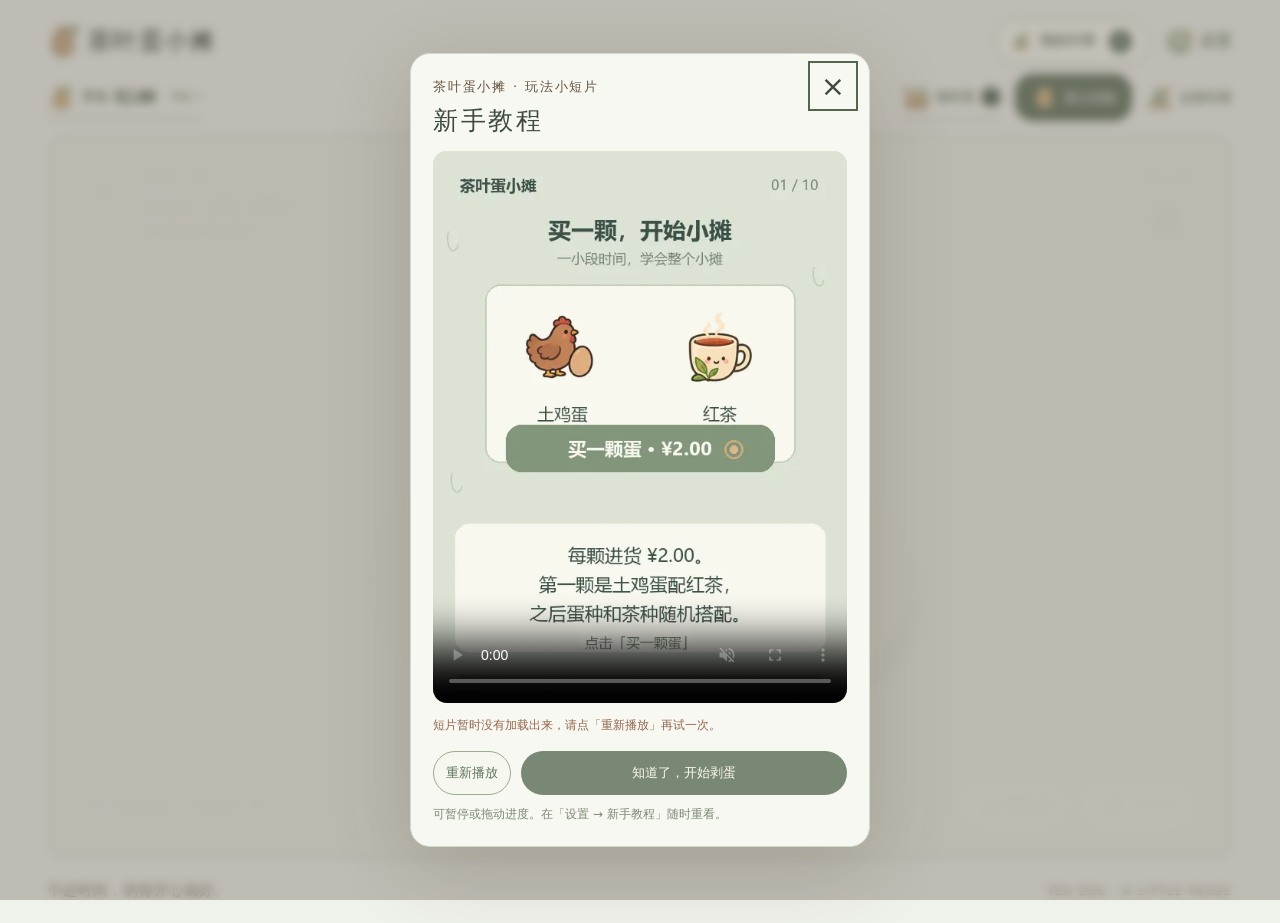
<file: index.html>
<!doctype html>
<html lang="zh-CN">
<head>
  <meta charset="utf-8">
  <meta name="viewport" content="width=device-width,initial-scale=1,viewport-fit=cover">
  <meta name="theme-color" content="#bdc9ba">
  <meta name="description" content="敲一敲，慢慢剥。听蛋壳轻轻落下，露出一颗独一无二的茶叶蛋。">
  <title>茶叶蛋小摊</title>
  <link rel="preload" as="image" href="./shell-albedo.webp" crossorigin="anonymous">
  <link rel="preload" as="image" href="./white-albedo.webp" crossorigin="anonymous">
  <link rel="icon" type="image/svg+xml" href="data:image/svg+xml,%3Csvg xmlns='http://www.w3.org/2000/svg' viewBox='0 0 40 40'%3E%3Crect width='40' height='40' rx='11' fill='%23f3efe5'/%3E%3Cpath d='M20 5C12 5 7 20 7 26a13 13 0 0 0 26 0C33 20 28 5 20 5Z' fill='%238e5833'/%3E%3Cpath d='m21 6-4 12 8 6-6 11m-2-17-9 6m17 0 7-5' fill='none' stroke='%23f2d5a2' stroke-width='2'/%3E%3C/svg%3E">
  <link rel="stylesheet" href="./style.css?v=20261004-video">
</head>
<body>
  <div class="app">
    <header class="topbar">
      <div class="header-title"><svg class="title-egg" viewBox="0 0 32 36" aria-hidden="true"><path d="M16 3C10 3 5 15 5 23a11 11 0 0 0 22 0C27 15 22 3 16 3Z" fill="#dbc5a2" stroke="#8b7658"/><path d="m17 4-3 8 5 5-5 6 3 10m-3-21-7 5m12 0 7 5m-12 1-8 4" fill="none" stroke="#9b8060"/><path d="M24 6c4-4 7-3 7-3 0 5-3 7-7 6" fill="#93aa85" stroke="#6f8962"/></svg><span>茶叶蛋小摊</span></div>
      <div class="header-actions">
        <button class="collection-button" id="collection" aria-haspopup="dialog"><svg class="lively-icon" viewBox="0 0 32 32" aria-hidden="true"><rect x="4" y="23" width="24" height="5" rx="2" fill="#e5cba4" stroke="#998469"/><path d="M8 23v-5h16v5M12 18v-5c-5-9 13-9 8 0v5" fill="#b7c7a8" stroke="#7b9173"/><path d="m25 4 1 3 3 1-3 1-1 3-1-3-3-1 3-1 1-3Z" fill="#dec08a" stroke="#b59a67"/></svg><span>我的印章</span><b id="total">—</b></button>
        <button class="settings-button" id="open-settings" aria-haspopup="dialog"><svg class="lively-icon" viewBox="0 0 32 32" aria-hidden="true"><path d="m13 4 6 0 1 4 3 2 4-1 3 5-3 3v3l2 3-4 5-4-2-3 1-2 4-6-2v-4l-3-2-4 1-2-6 3-2 1-4-2-3 4-4 4 2Z" fill="#c6d2bc" stroke="#829676"/><circle cx="16" cy="17" r="7" fill="#f7f4e7" stroke="#829676"/><path d="M13 16h.1m6 0h.1m-6 4q3 3 6 0" stroke="#798b6d" stroke-width="1.8"/><path d="m26 3 1 2 2 1-2 1-1 2-1-2-2-1 2-1 1-2Z" fill="#e0bf82" stroke="#b69b66"/></svg><span>设置</span></button>
      </div>
    </header>
    <div class="wallet-bar"><button class="wallet-balance" id="open-finance" aria-haspopup="dialog" title="查看零钱明细"><svg class="lively-icon" viewBox="0 0 32 32" aria-hidden="true"><path d="m10 5 5 2 6-2-3 7H13l-3-7Z" fill="#d9b780" stroke="#9d805c"/><path d="M12 11C7 15 4 19 6 25c2 5 18 5 20 0 2-6-2-11-7-14Z" fill="#e9d5ad" stroke="#9d805c"/><path d="M11 12h9" stroke="#879970" stroke-width="2.5"/><path d="m13 17 3 4 3-4m-3 4v5m-3-4h6m-6 2h6" stroke="#a38757"/><path d="m25 4 1 2 2 1-2 1-1 2-1-2-2-1 2-1 1-2Z" fill="#b4c39d" stroke="#8b9d78"/></svg>零钱 <b id="money">—</b><small>明细 ↗</small></button><div><button id="open-storage" class="storage-entry" aria-haspopup="dialog"><svg class="lively-icon" viewBox="0 0 32 32" aria-hidden="true"><path d="M11 7c-3 0-6 6-6 10a6 6 0 0 0 12 0c0-4-3-10-6-10Z" fill="#efdfbe" stroke="#a39172"/><path d="M23 5c-3 0-6 7-6 11a6 6 0 0 0 12 0c0-4-3-11-6-11Z" fill="#c7d3b7" stroke="#8d9c7e"/><path d="M16 11c-3 0-6 5-6 9a6 6 0 0 0 12 0c0-4-3-9-6-9Z" fill="#e4ccaa" stroke="#a48d6d"/><path d="M3 19h26l-2 10H5L3 19Z" fill="#dac49f" stroke="#a18b68"/><path d="M5 24h22M10 20v8m12-8v8" stroke="#b09b77"/><path d="m4 4 1 2 2 1-2 1-1 2-1-2-2-1 2-1 1-2Z" fill="#b3c6a4" stroke="#8fa580"/></svg><span>储存室</span><b id="storage-count" class="storage-count">0</b></button><button id="open-talents" aria-haspopup="dialog"><svg class="lively-icon" viewBox="0 0 32 32" aria-hidden="true"><path d="M16 4c-5 0-9 9-9 15a9 9 0 0 0 18 0c0-6-4-15-9-15Z" fill="#efdab6" stroke="#9c8465"/><path d="m17 10-5 7h5l-2 7 6-9h-5l1-5Z" fill="#d8aa62" stroke="#b68d4e"/><path d="M5 5v4M3 7h4m20 17v4m-2-2h4" stroke="#91a781"/><path d="m24 3 1 3 3 1-3 1-1 3-1-3-3-1 3-1 1-3Z" fill="#a8b799" stroke="#839874"/></svg><span>蛋之技能</span></button><a href="./catalog.html"><svg class="lively-icon" viewBox="0 0 32 32" aria-hidden="true"><rect x="4" y="23" width="24" height="5" rx="2" fill="#e5cba4" stroke="#998469"/><path d="M8 23v-5h16v5M12 18v-5c-5-9 13-9 8 0v5" fill="#b7c7a8" stroke="#7b9173"/><path d="m25 4 1 3 3 1-3 1-1 3-1-3-3-1 3-1 1-3Z" fill="#dec08a" stroke="#b59a67"/></svg>全部印章</a></div></div>
<main>
      <section class="play-area" aria-label="茶叶蛋剥壳游戏">
        <div class="scene" id="scene"><canvas id="game" tabindex="0" aria-label="茶叶蛋。点击敲裂或剥壳，拖动旋转。键盘方向键旋转，空格剥壳。"></canvas></div>
        <div class="game-top">
          <div class="step"><span id="step-number">01</span><div><span class="eyebrow" id="step-label">先敲一敲</span><p id="instruction">轻点鸡蛋，唤醒一圈裂纹</p><small class="recipe" id="recipe">正在挑选鸡蛋和茶叶…</small></div></div>
          <div class="counter"><span>剥壳次数</span><div><strong id="clicks">0</strong><small>次</small></div></div>
        </div>
        <div class="toast" id="toast" role="status" aria-live="polite"></div>
        <div class="progress-area"><span id="progress-label">壳还完整，慢慢来</span><div class="progress-track" role="progressbar" aria-label="剥壳进度" aria-valuenow="0" aria-valuemin="0" aria-valuemax="100"><i id="progress"></i></div></div>
        <div class="game-bottom">
          <p class="gesture-hint"><svg viewBox="0 0 24 24" aria-hidden="true"><path d="M8 12V5a2 2 0 0 1 4 0v6-1a2 2 0 0 1 4 0v2-1a2 2 0 0 1 4 0v5c0 4-3 6-6 6h-1c-2 0-4-1-5-3l-4-6a2 2 0 0 1 3-2l1 1Z"/></svg><span>轻点剥壳<span class="hint-divider">·</span>拖动转一转</span></p>
          <div class="bottom-actions"><button id="store-active" class="flip-button" hidden>暂存这颗</button><button id="flip" class="flip-button"><svg viewBox="0 0 24 24" aria-hidden="true"><path d="M5 8a8 8 0 1 1-1 8M5 3v5h5"/></svg>翻个面</button><button id="sweep" class="flip-button sweep-button" aria-label="扫一扫，把盘子上的蛋壳震开" title="扫一扫，把盘子上的蛋壳震开"><svg class="broom-icon" viewBox="0 0 32 32" aria-hidden="true"><path d="m26 3-12 15" stroke="#8b765b" stroke-width="3.5"/><path d="m11 14 7 5-3 2-7-5 3-2Z" fill="#9aaf89" stroke="#6f8962"/><path d="M8 16c-4 2-5 6-6 10 4 4 10 4 14-5l-8-5Z" fill="#e4cd99" stroke="#a98a58"/><path d="m8 19-3 7m6-6-3 8m6-7-3 6" stroke="#b69a65"/><path d="m24 19 1 3 3 1-3 1-1 3-1-3-3-1 3-1 1-3Z" fill="#c1cfad" stroke="#8fa17d"/></svg>扫一扫</button></div>
        </div>
        <div class="discovery" id="discovery" role="dialog" aria-labelledby="discovery-title" hidden><span class="eyebrow" id="discovery-label">新印章入册</span><h1 id="discovery-title">恭喜，发现了新的小印章！</h1><div class="discovery-stamps" id="discovery-stamps"></div><button class="primary-button" id="discovery-accept">收下印章，继续 <span aria-hidden="true">→</span></button></div>
        <div class="finish" id="finish" hidden><div class="finish-seal" aria-hidden="true">剥好啦</div><div class="finish-copy"><span class="eyebrow">今天的小小成就</span><h1>又剥好了一颗。</h1><p>用了 <b id="finish-clicks">0</b> 次轻点，换一小会儿放松。</p><div class="finish-stamps" id="finish-stamps"></div><p class="save-status" id="save-status" role="status"></p></div><div class="finish-actions"><div id="sale-guide" class="sale-guide" hidden><strong>为什么还不能卖蛋？</strong><p>打开「蛋之技能」，免费点亮中心的「开摊入门」，就能卖出这颗蛋。</p><button id="sale-guide-open">打开蛋之技能</button></div><button class="primary-button" id="sell" disabled>卖出这颗蛋</button><button class="order-button" id="store-finished" hidden>放入储存室</button><button class="collection-button finish-collection" id="finish-collection">▧　我的印章册</button><button class="order-button" id="order-next" hidden>指定原料 · ¥15</button><button class="primary-button" id="next">买下一颗 · ¥2.00 <span aria-hidden="true">＋</span></button></div></div>
        <div class="shop-gate" id="shop-gate"><span class="eyebrow">从一颗蛋开始的小摊</span><h1 id="shop-title">正在打开小摊…</h1><p id="shop-copy">印章和零钱都在这里等你。</p><div class="buy-actions"><button class="primary-button" id="buy-egg" disabled>稍等一下</button><button class="order-button" id="order-egg" hidden>指定原料 · ¥15</button></div><p class="shop-error" id="shop-error" role="status"></p></div><div class="load-error" id="load-error" hidden role="alert"><p>鸡蛋暂时没有加载出来。</p><p>请用支持 3D 图形的浏览器打开，然后再试一次。</p><button onclick="location.reload()">重新加载</button></div>
      </section>
    </main>
    <footer><span class="footer-note">不赶时间，剥得开心就好。</span><span class="footer-mark">TEA EGG · A LITTLE PAUSE</span></footer>
  </div>
  <nav class="mobile-nav" aria-label="常用功能"><button type="button" data-open="collection" aria-haspopup="dialog"><svg class="lively-icon" viewBox="0 0 32 32" aria-hidden="true"><rect x="4" y="23" width="24" height="5" rx="2" fill="#e5cba4" stroke="#998469"/><path d="M8 23v-5h16v5M12 18v-5c-5-9 13-9 8 0v5" fill="#b7c7a8" stroke="#7b9173"/><path d="m25 4 1 3 3 1-3 1-1 3-1-3-3-1 3-1 1-3Z" fill="#dec08a" stroke="#b59a67"/></svg><span>印章</span></button><button type="button" data-open="open-talents" aria-haspopup="dialog"><svg class="lively-icon" viewBox="0 0 32 32" aria-hidden="true"><path d="M16 4c-5 0-9 9-9 15a9 9 0 0 0 18 0c0-6-4-15-9-15Z" fill="#efdab6" stroke="#9c8465"/><path d="m17 10-5 7h5l-2 7 6-9h-5l1-5Z" fill="#d8aa62" stroke="#b68d4e"/><path d="M5 5v4M3 7h4m20 17v4m-2-2h4" stroke="#91a781"/><path d="m24 3 1 3 3 1-3 1-1 3-1-3-3-1 3-1 1-3Z" fill="#a8b799" stroke="#839874"/></svg><span>蛋之技能</span></button><button type="button" data-open="open-finance" aria-haspopup="dialog"><svg class="lively-icon" viewBox="0 0 32 32" aria-hidden="true"><path d="m10 5 5 2 6-2-3 7H13l-3-7Z" fill="#d9b780" stroke="#9d805c"/><path d="M12 11C7 15 4 19 6 25c2 5 18 5 20 0 2-6-2-11-7-14Z" fill="#e9d5ad" stroke="#9d805c"/><path d="M11 12h9" stroke="#879970" stroke-width="2.5"/><path d="m13 17 3 4 3-4m-3 4v5m-3-4h6m-6 2h6" stroke="#a38757"/><path d="m25 4 1 2 2 1-2 1-1 2-1-2-2-1 2-1 1-2Z" fill="#b4c39d" stroke="#8b9d78"/></svg><span>零钱</span></button><button type="button" data-open="open-settings" aria-haspopup="dialog"><svg class="lively-icon" viewBox="0 0 32 32" aria-hidden="true"><path d="m13 4 6 0 1 4 3 2 4-1 3 5-3 3v3l2 3-4 5-4-2-3 1-2 4-6-2v-4l-3-2-4 1-2-6 3-2 1-4-2-3 4-4 4 2Z" fill="#c6d2bc" stroke="#829676"/><circle cx="16" cy="17" r="7" fill="#f7f4e7" stroke="#829676"/><path d="M13 16h.1m6 0h.1m-6 4q3 3 6 0" stroke="#798b6d" stroke-width="1.8"/><path d="m26 3 1 2 2 1-2 1-1 2-1-2-2-1 2-1 1-2Z" fill="#e0bf82" stroke="#b69b66"/></svg><span>设置</span></button><button type="button" data-open="open-storage" aria-haspopup="dialog"><svg class="lively-icon" viewBox="0 0 32 32" aria-hidden="true"><path d="M11 7c-3 0-6 6-6 10a6 6 0 0 0 12 0c0-4-3-10-6-10Z" fill="#efdfbe" stroke="#a39172"/><path d="M23 5c-3 0-6 7-6 11a6 6 0 0 0 12 0c0-4-3-11-6-11Z" fill="#c7d3b7" stroke="#8d9c7e"/><path d="M16 11c-3 0-6 5-6 9a6 6 0 0 0 12 0c0-4-3-9-6-9Z" fill="#e4ccaa" stroke="#a48d6d"/><path d="M3 19h26l-2 10H5L3 19Z" fill="#dac49f" stroke="#a18b68"/><path d="M5 24h22M10 20v8m12-8v8" stroke="#b09b77"/><path d="m4 4 1 2 2 1-2 1-1 2-1-2-2-1 2-1 1-2Z" fill="#b3c6a4" stroke="#8fa580"/></svg><span>储存室</span><b id="mobile-storage-count" class="storage-count" hidden>0</b></button></nav>
  <dialog id="storage-dialog" aria-labelledby="storage-title"><button class="dialog-close" id="close-storage" aria-label="关闭储存室">×</button><span class="eyebrow">这一颗，留到想剥的时候</span><h2 id="storage-title">小小储存室</h2><p id="storage-summary">正在打开储存室…</p><p id="storage-status" role="status" aria-live="polite"></p><p id="storage-swap-note" class="storage-swap-note" hidden>取出时，手中这颗会自动暂存。</p><div id="storage-list" class="storage-list"></div><p class="storage-note">剥好的蛋可以直接卖出，也可以留在这里；还没剥完的蛋会记住进度，取出后接着剥。</p></dialog>
  <dialog id="stamp-dialog" aria-labelledby="stamp-title"><button id="close-stamps" class="dialog-close" aria-label="关闭印章册">×</button><span class="eyebrow">每一颗，都算数</span><h2 id="stamp-title">我的小印章</h2><p id="stamp-description">正在翻开印章册…</p><a href="./catalog.html" class="album-guide">查看全部印章的样子 ↗</a><h3 class="album-heading">蛋种印章</h3><div id="egg-stamps" class="stamps"></div><h3 class="album-heading">茶种印章</h3><div id="tea-stamps" class="stamps"></div><p class="storage-note">每剥好一颗，蛋种和茶种印章各累计一次；重复获得的次数会记在对应印章下方。</p></dialog>
  <dialog id="talent-dialog" aria-labelledby="talent-title"><button class="dialog-close" id="close-talents" aria-label="关闭技能手册">×</button><span class="eyebrow">慢慢练习，一点一点变熟练</span><h2 id="talent-title">蛋之技能</h2><p class="talent-summary"></p><p class="mobile-tree-hint">双指缩放，放大后单指拖动；滑到图的边缘可继续滚动页面。点击图标查看技能。</p><div class="talent-scroller" tabindex="0" aria-label="技能图，可双指缩放和单指拖动"><div class="talent-board" aria-label="四个方向的技能树"><svg class="talent-links" aria-hidden="true"></svg><span class="talent-direction up">剥壳手法</span><span class="talent-direction right">珍稀寻宝</span><span class="talent-direction down">小摊经营</span><span class="talent-direction left">印章养成</span></div></div><button type="button" class="back-to-tree">← 返回技能图</button><div class="talent-detail"><h3></h3><p class="talent-effect"></p><p class="talent-path"></p><button class="primary-button"></button><p class="talent-cost-note" role="status" hidden></p></div><p class="storage-note">先点亮上一点，再点亮下一点；有的技能可叠三层。剥壳与进货技能从下一颗蛋生效，售价技能立即生效。手上或储存室里有尚未剥完的蛋时，加点无需预留进货钱；其他时候须留够 2 元买下一颗蛋；新手免费点亮「开摊入门」不受此限制。</p></dialog><noscript><p class="noscript">请启用 JavaScript，开始剥茶叶蛋。</p></noscript>
  <dialog id="settings-dialog" aria-labelledby="settings-title"><button class="dialog-close" id="close-settings" aria-label="关闭设置">×</button><h2 id="settings-title">设置</h2><button class="setting-row" id="sound" aria-pressed="true"><span>剥壳音效</span><b id="sound-state">已开启</b></button><label class="setting-row volume-row" for="volume"><span>音效音量 <output id="volume-value" for="volume">70%</output></span><input type="range" id="volume" min="0" max="100" step="1" value="70" aria-label="音效音量"></label><label class="setting-row" for="sweep-shake"><span>扫一扫震动</span><input type="checkbox" id="sweep-shake" checked></label><label class="setting-row" for="reduced-motion"><span>减弱动画</span><input type="checkbox" id="reduced-motion"></label><button class="setting-row" id="open-gift" aria-haspopup="dialog"><span>礼品码兑换</span><b>领取奖励 →</b></button><button class="setting-row" id="open-help" aria-haspopup="dialog"><span>新手教程</span><b>观看短片 →</b></button><p class="storage-note">设置会保存在当前设备，下次打开继续使用。</p></dialog>
  <dialog id="finance-dialog" aria-labelledby="finance-title"><button class="dialog-close" id="close-finance" aria-label="关闭零钱明细">×</button><span class="eyebrow">小摊财务 · 每一分都有来处</span><h2 id="finance-title">零钱明细</h2><div class="finance-head"><p>看见积累，也看懂收益。</p><button id="refresh-finance">刷新账本 ↻</button></div><p id="finance-status" role="status"></p><div id="finance-content" hidden><div class="finance-metrics" id="finance-metrics"></div><section class="finance-chart"><div class="finance-section-head"><h3>余额走势</h3><span>最近 200 笔 · 按交易顺序</span></div><div id="balance-chart"></div></section><div class="finance-analysis" id="finance-analysis"></div><div class="finance-section-head"><h3>收支流水</h3><select id="finance-filter" aria-label="筛选收支明细"><option value="all">全部交易</option><option value="income">收入</option><option value="expense">支出</option><option value="sell">卖蛋</option><option value="talent">技能</option></select></div><div id="finance-entries"></div><p class="storage-note">详细账本从本功能上线后开始记录；更早的零钱已包含在期初余额中。经营利润为卖蛋收入减去对应进货成本，不含礼品奖励和技能投入。概览统计全部已记录交易，图表与流水展示最近 200 笔。</p></div></dialog>
<dialog id="gift-dialog" aria-labelledby="gift-title"><button class="dialog-close" id="close-gift" aria-label="关闭礼品码兑换">×</button><span class="eyebrow">给小摊的一份礼物</span><h2 id="gift-title">礼品码兑换</h2><p>输入礼品码，领取你的小奖励。</p><form id="gift-form" class="gift-form"><label for="gift-code">礼品码兑换</label><div><input id="gift-code" name="code" maxlength="64" autocomplete="off" autocapitalize="none" placeholder="输入礼品码" required><button class="primary-button" id="redeem-gift" type="submit">兑换</button></div><p id="gift-status" role="status"></p></form></dialog>
<dialog id="order-dialog" aria-labelledby="order-title"><button class="dialog-close" id="close-order" aria-label="关闭指定原料">×</button><h2 id="order-title">指定下一颗蛋</h2><p>选择蛋种或茶种，另一项随机。指定费 15 元，进货费 2 元，共计 17 元。</p><label class="order-field">指定类型<select id="order-kind"><option value="egg">蛋种</option><option value="tea">茶种</option></select></label><label class="order-field">选择原料<select id="order-item"></select></label><p id="order-status" role="status"></p><button class="primary-button" id="confirm-order">确认进货 · ¥17.00</button></dialog>
  <dialog id="help-dialog" aria-labelledby="help-title"><button class="dialog-close" id="close-help" aria-label="关闭新手短片">×</button><span class="eyebrow">茶叶蛋小摊 · 玩法小短片</span><h2 id="help-title">新手教程</h2><video id="tutorial-video" controls muted playsinline preload="none" data-poster="./tutorial-poster.webp" aria-label="新手教学短片：买蛋、敲壳剥壳、卖蛋、储存室、印章、蛋之技能、零钱明细和设置"></video><p id="video-status" role="status"></p><div class="video-actions"><button type="button" id="replay-video" class="order-button">重新播放</button><button type="button" id="help-start" class="primary-button">知道了，开始剥蛋</button></div><p class="video-note">可暂停或拖动进度。在「设置 → 新手教程」随时重看。</p></dialog>
  <script type="module" src="./game.bundle.js?v=20261004-video"></script>
</body>
</html>
</file>
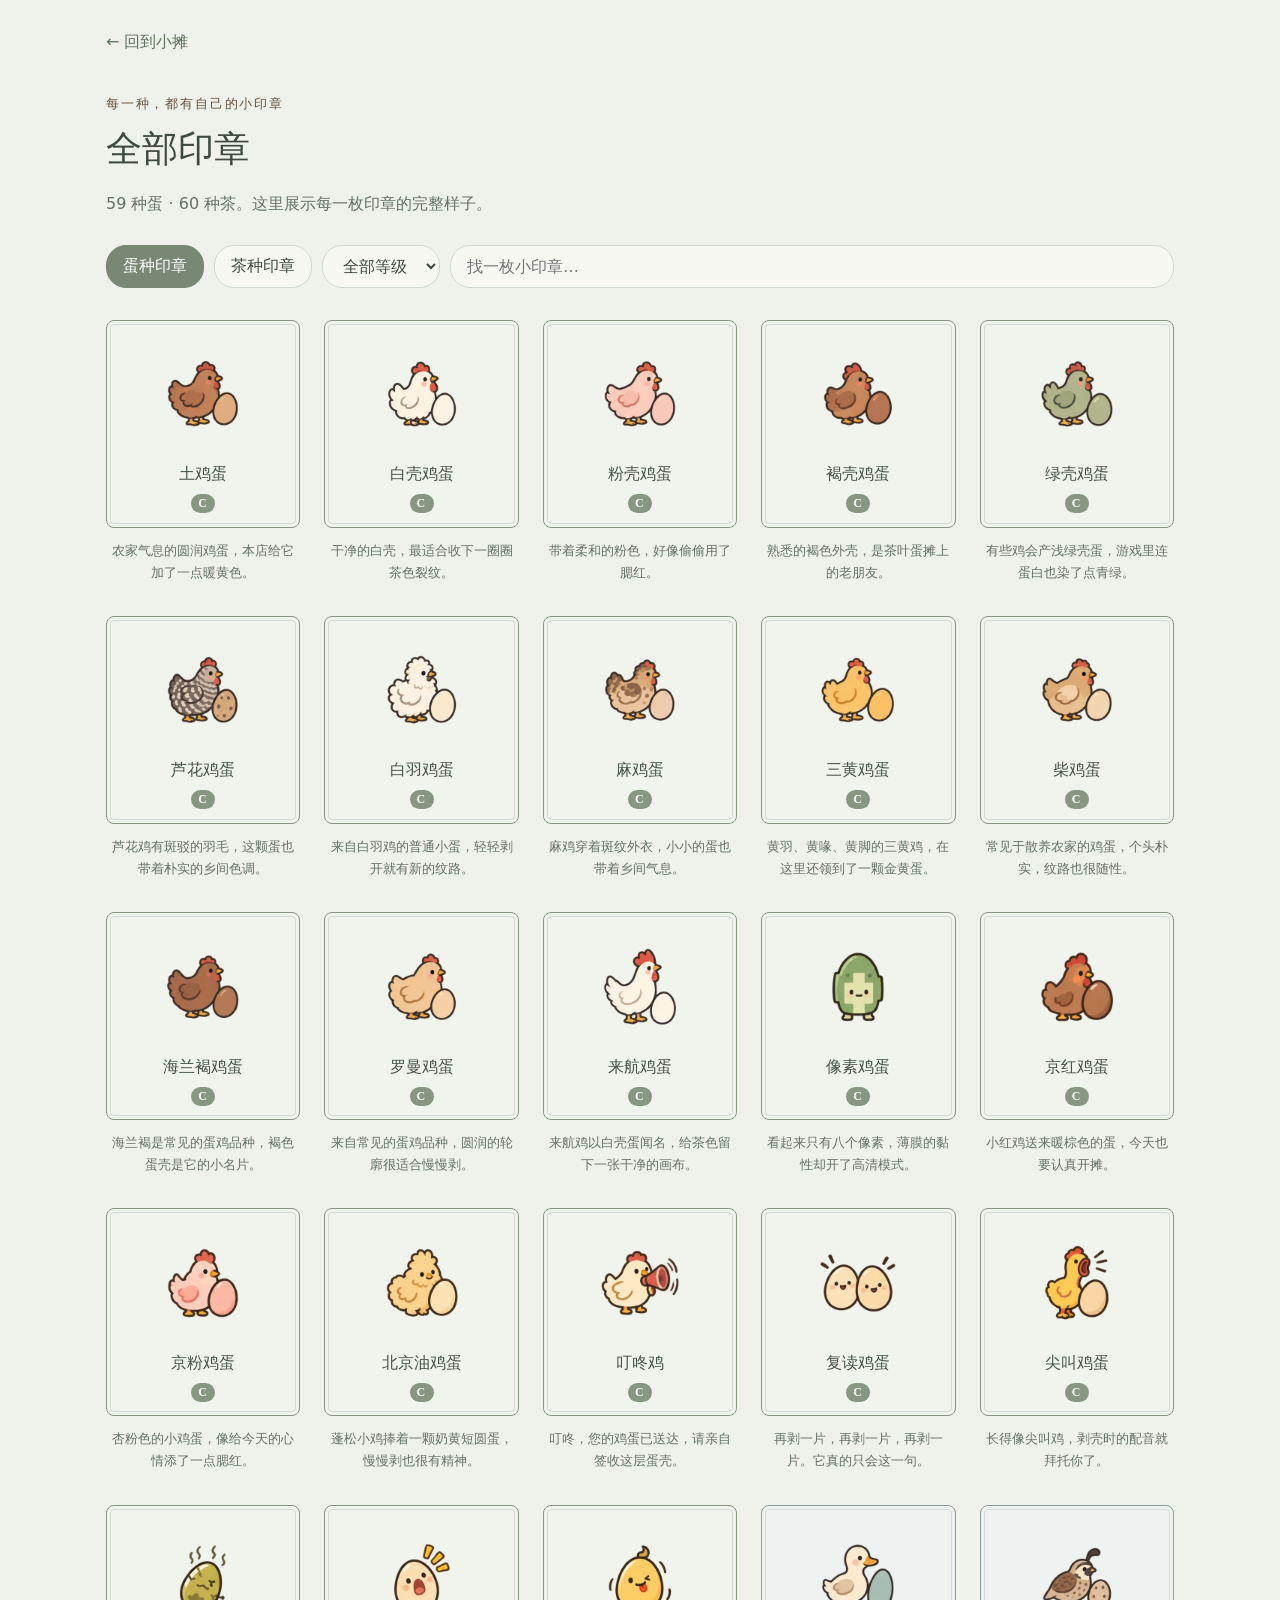
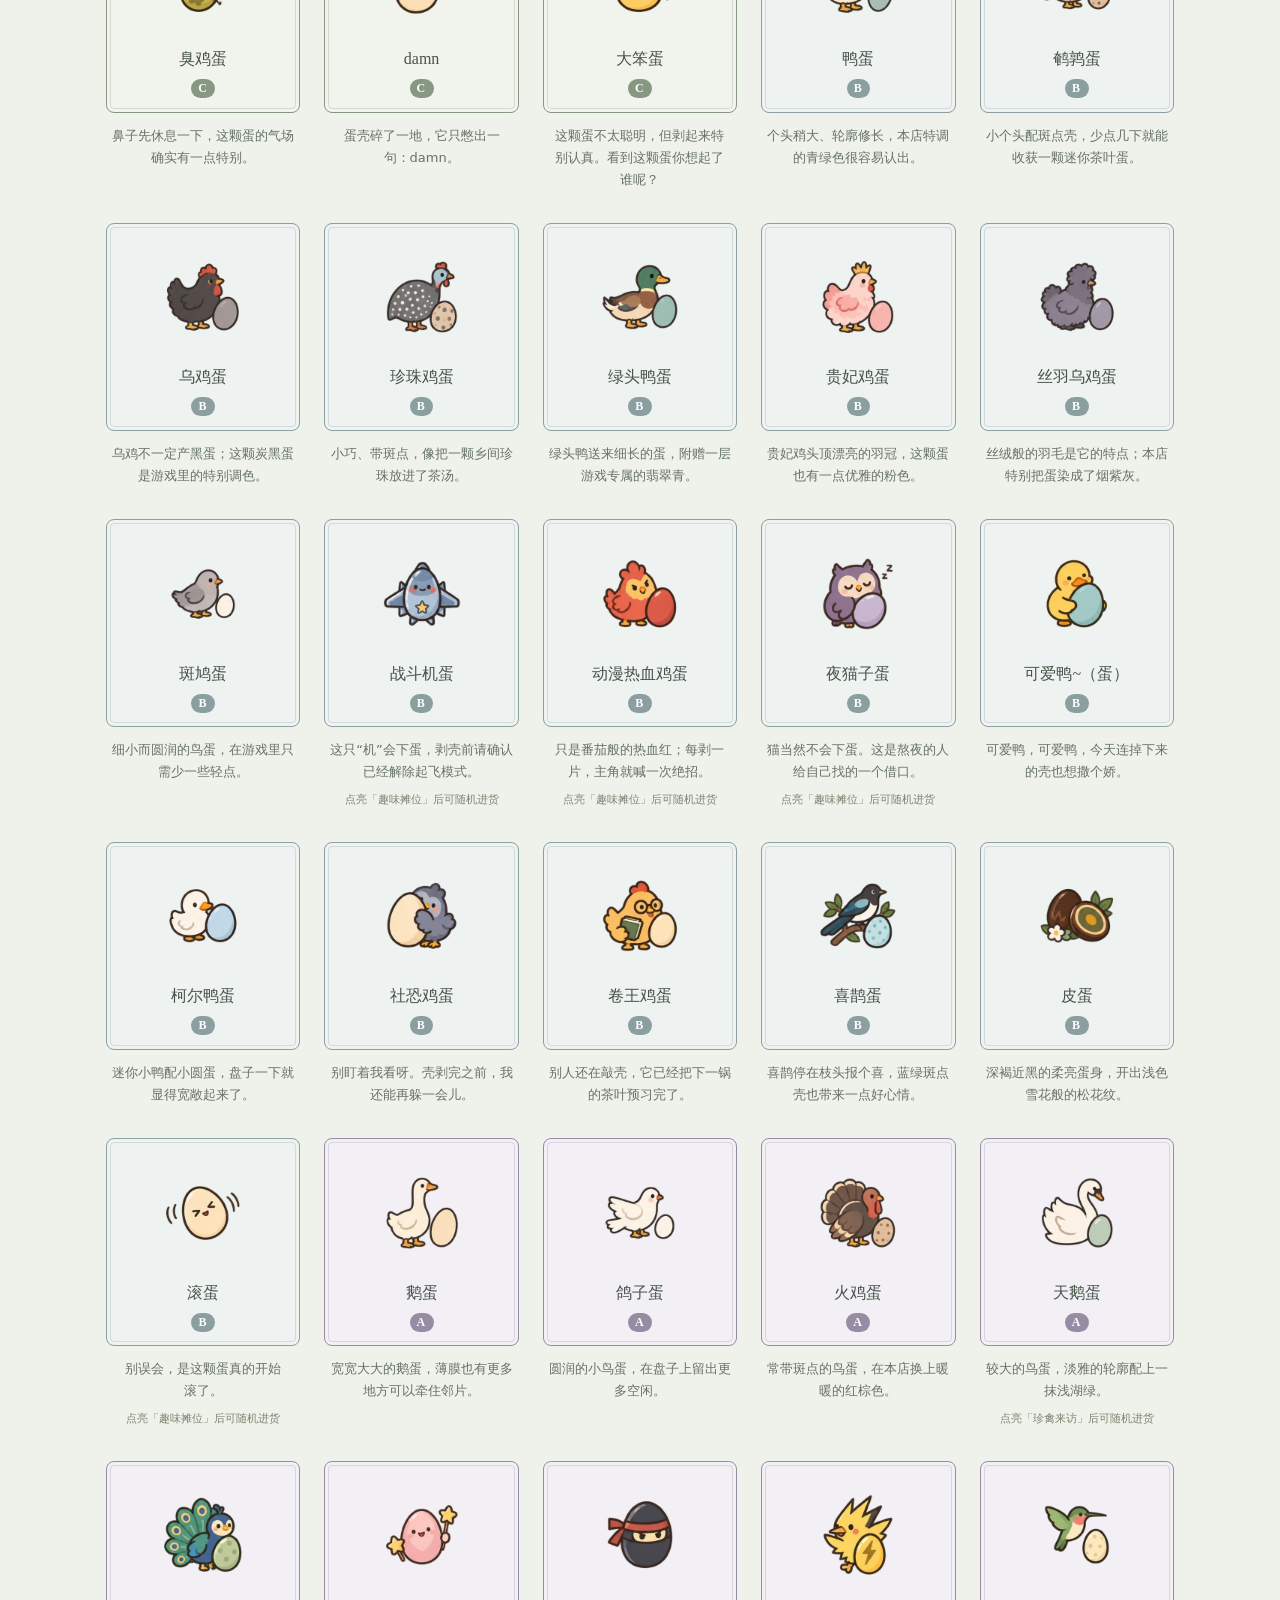
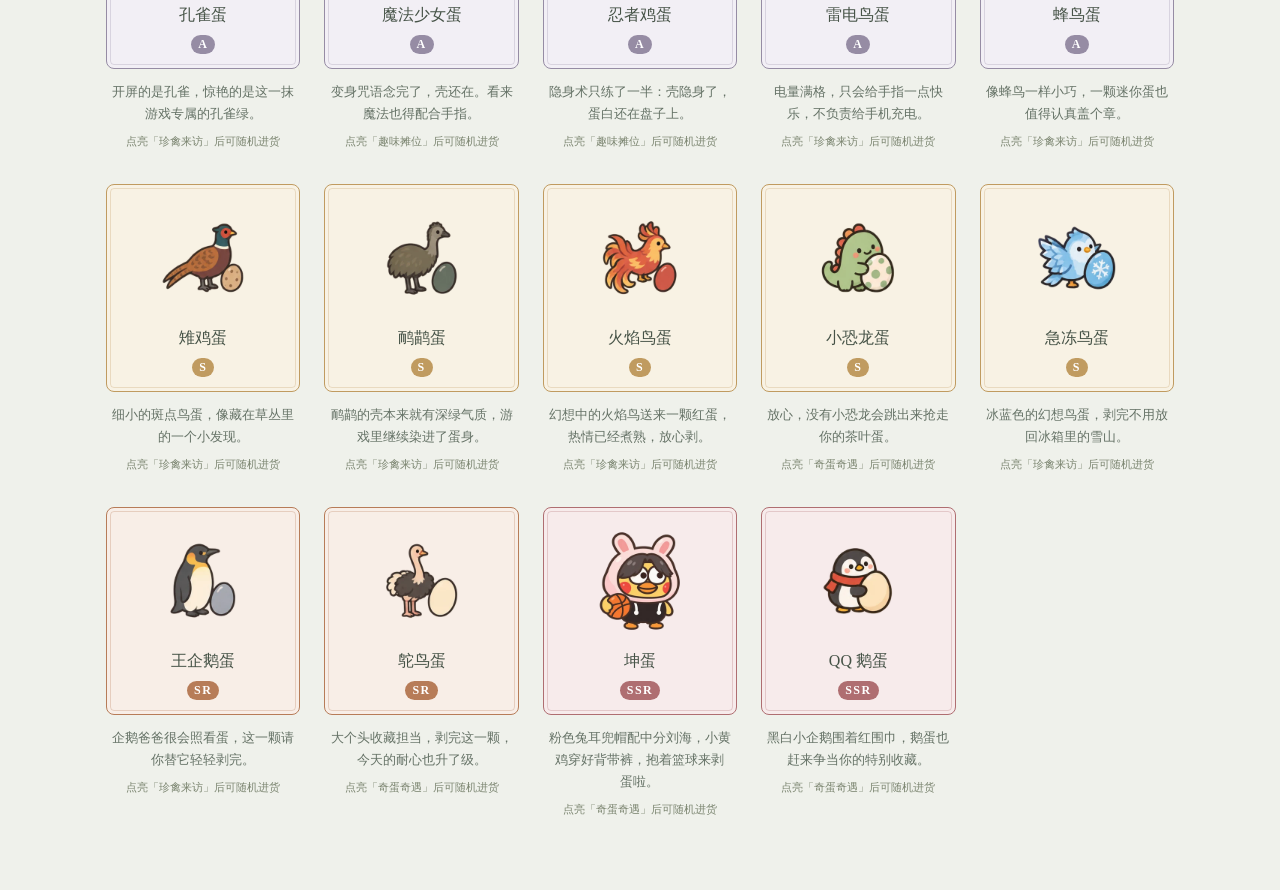
<file: catalog.html>
<!doctype html>
<html lang="zh-CN"><head><meta charset="utf-8"><meta name="viewport" content="width=device-width,initial-scale=1"><title>全部印章 · 慢剥茶叶蛋</title><link rel="stylesheet" href="./style.css?v=20261002-fast"></head>
<body class="catalog-page"><main class="catalog-wrap"><a class="catalog-back" href="./">← 回到小摊</a><span class="eyebrow">每一种，都有自己的小印章</span><h1>全部印章</h1><p id="catalog-summary"></p><nav class="catalog-filters" aria-label="印章筛选"><button data-kind="egg" aria-pressed="true">蛋种印章</button><button data-kind="tea" aria-pressed="false">茶种印章</button><select id="rarity-filter" aria-label="筛选等级"><option value="">全部等级</option><option>C</option><option>B</option><option>A</option><option>S</option><option>SR</option><option>SSR</option></select><input id="stamp-search" type="search" placeholder="找一枚小印章…" aria-label="搜索印章名称"></nav><div id="all-stamps" class="catalog-stamps"></div></main><script type="module" src="./gallery.js?v=20261002-fast"></script></body></html>
</file>
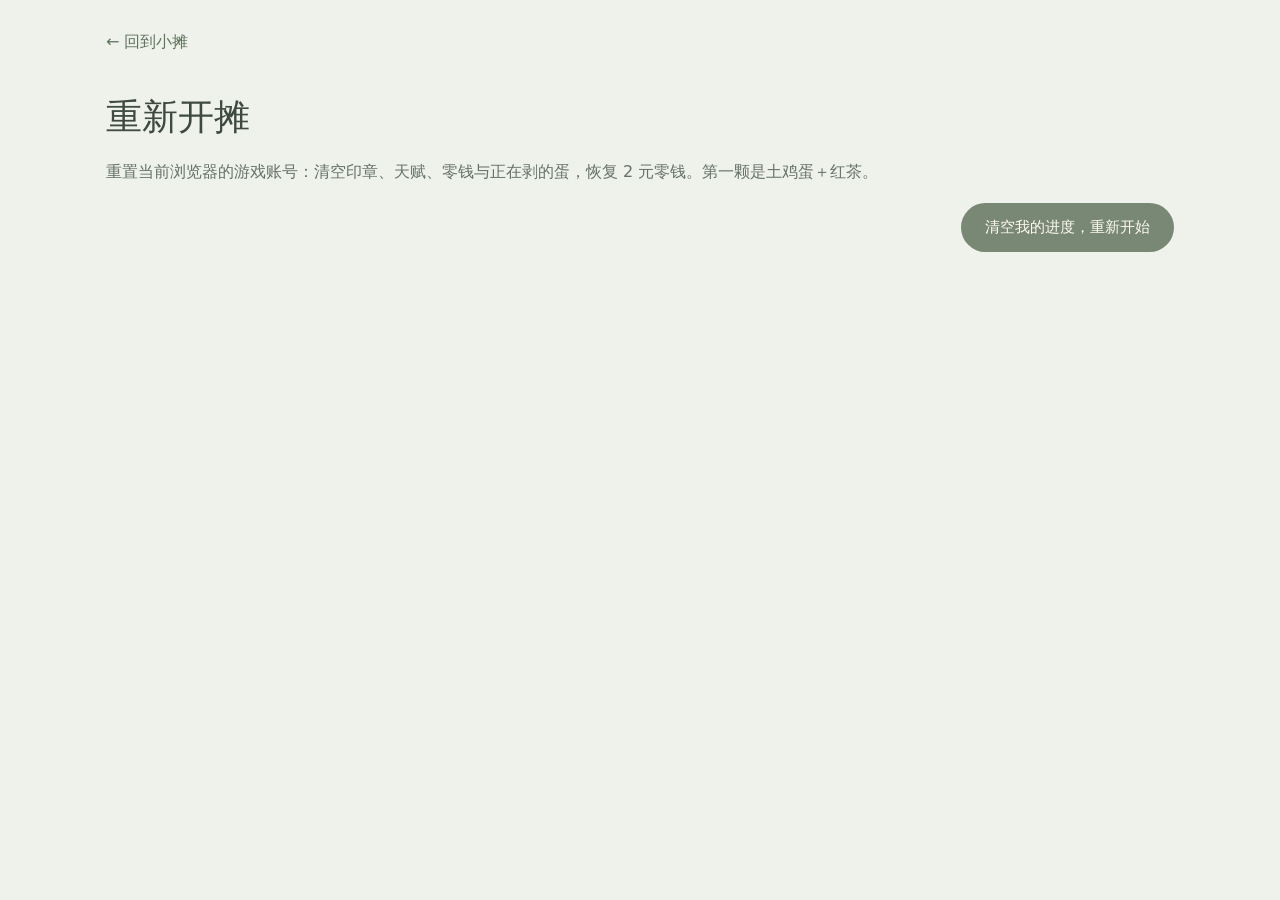
<file: reset.html>
<!doctype html><html lang="zh-CN"><head><meta charset="utf-8"><meta name="viewport" content="width=device-width,initial-scale=1"><title>重新开摊 · 慢慢剥</title><link rel="stylesheet" href="./style.css"></head><body><main class="catalog-wrap"><a class="catalog-back" href="./">← 回到小摊</a><h1>重新开摊</h1><p>重置当前浏览器的游戏账号：清空印章、天赋、零钱与正在剥的蛋，恢复 2 元零钱。第一颗是土鸡蛋＋红茶。</p><button class="primary-button" id="reset">清空我的进度，重新开始</button><p id="status" role="status"></p></main><script type="module">
import {fetch} from "./local-api.mjs";
const button=document.querySelector('#reset'),status=document.querySelector('#status');
button.onclick=async()=>{button.disabled=true;status.textContent='正在重置…';try{const current=await fetch('/api/game',{cache:'no-store'});if(!current.ok)throw Error('账号暂时没有连上，请再试一次。');const response=await fetch('/api/game',{method:'POST',headers:{'Content-Type':'application/json'},body:JSON.stringify({action:'reset'})});if(!response.ok)throw Error('重置没有完成，请再试一次。');location.replace('./');}catch(error){status.textContent=error.message;button.disabled=false;}};
</script></body></html>
</file>
<file: style.css>
@font-face{font-family:EggSerif;src:local('Noto Serif CJK SC'),local('Source Han Serif SC'),local('Songti SC'),local('SimSun');font-display:swap}
:root{font-family:'Microsoft YaHei','PingFang SC',system-ui,sans-serif;color:#3e4a40;background:#eff1eb;font-synthesis:none;--ink:#3e4a40;--muted:#657266;--line:#d1d8ce;--accent:#74866f;--green:#788875;--paper:#f7f8f2}
*{box-sizing:border-box}body{margin:0}button,a{-webkit-tap-highlight-color:transparent}button{font:inherit;cursor:pointer}button:disabled{cursor:wait;opacity:.55}button:focus-visible,a:focus-visible,canvas:focus-visible{outline:3px solid #665537;outline-offset:5px}button{color:inherit}svg{width:24px;height:24px;fill:none;stroke:currentColor;stroke-width:1.5;stroke-linecap:round;stroke-linejoin:round}button{touch-action:manipulation}button:hover{filter:brightness(.95)}button:active{transform:translateY(1px)}[hidden]{display:none!important}
.app{max-width:1560px;margin:0 auto;padding:0 48px}.topbar{height:112px;display:flex;justify-content:space-between;align-items:center;gap:20px}.brand{display:flex;align-items:center;gap:15px;text-decoration:none;color:var(--ink)}.brand-seal{width:42px;height:46px;border:1.5px solid #8b5839;outline:1px solid #8b583955;outline-offset:-5px;border-radius:5px;color:#8b5839;display:grid;place-items:center;font-family:EggSerif,serif;font-size:25px;transform:rotate(-5deg)}.brand strong{display:block;font:600 29px EggSerif,serif;letter-spacing:.12em}.brand small{display:block;color:var(--muted);font-size:12px;letter-spacing:.22em;margin-top:6px}.header-actions{display:flex;align-items:center;gap:22px}.collection-button{display:flex;align-items:center;gap:9px;border:0;background:none;padding:10px 0;font-size:14px}.collection-button b{font:500 17px Georgia,serif;margin-left:4px}.small-seal{color:#927256;font-family:EggSerif,serif;border:1px solid currentColor;border-radius:3px;width:24px;height:26px;display:grid;place-items:center}.icon-button{border:1px solid var(--line);background:transparent;width:43px;height:43px;border-radius:50%;display:grid;place-items:center}.icon-button[aria-pressed=false] .sound-waves{opacity:.2}
.play-area{height:min(730px,calc(100svh - 176px));min-height:540px;position:relative;border-radius:22px;overflow:hidden;background:#dfc7a8;isolation:isolate;border:1px solid #d2b898}.scene{position:absolute;inset:0;background:#d6b893}.scene canvas{display:block;width:100%;height:100%;touch-action:none;cursor:grab}.scene canvas:active{cursor:grabbing}.game-top{position:absolute;top:32px;left:35px;right:35px;display:flex;justify-content:space-between;gap:20px;pointer-events:none}.step{display:flex;gap:13px;align-items:flex-start}.step>span{font:italic 23px Georgia,serif;color:#685443;border:1px solid #8e73534f;border-radius:50%;height:43px;width:43px;display:grid;place-items:center}.eyebrow{font-size:13px;letter-spacing:.14em;color:#65533f}.step .eyebrow{font-size:16px;letter-spacing:.12em}.step p{font-size:14px;margin:8px 0 0;color:#6a5948}.counter{text-align:right;min-width:84px}.counter>span{font-size:13px;letter-spacing:.1em;color:#665441}.counter>div{margin-top:5px}.counter strong{font:normal 48px Georgia,serif;letter-spacing:-2px}.counter small{font-size:13px;margin-left:7px;color:#69543f}.counter.bump strong{animation:bump .2s ease-out}.game-bottom{position:absolute;bottom:27px;left:35px;right:35px;display:flex;justify-content:space-between;align-items:center;pointer-events:none}.gesture-hint{font-size:14px;display:flex;gap:10px;align-items:center;color:#65503c;margin:0}.gesture-hint svg{width:22px;height:22px;opacity:.7}.hint-divider{padding:0 10px;opacity:.55}.flip-button{pointer-events:auto;display:flex;align-items:center;gap:9px;padding:12px 19px;border:1px solid #70573555;background:#fbf6eabf;backdrop-filter:blur(8px);border-radius:28px;font-size:14px}.flip-button svg{width:20px;height:20px}.progress-area{position:absolute;left:50%;bottom:96px;transform:translateX(-50%);width:190px;text-align:center;pointer-events:none}.progress-area>span{font-size:13px;color:#6d5944;letter-spacing:.1em;display:block;margin-bottom:10px}.progress-track{background:#795a3126;height:3px;border-radius:10px;overflow:hidden}.progress-track i{display:block;width:0;height:100%;background:#7a6e4e;transition:width .3s}.toast{position:absolute;left:50%;top:20%;transform:translate(-50%,8px);background:#fcf8edee;box-shadow:0 4px 18px #6b492410;color:#70543e;border:1px solid #fff8;border-radius:24px;padding:10px 18px;font-size:14px;opacity:0;transition:opacity .2s,transform .2s;pointer-events:none;white-space:nowrap}.toast.visible{opacity:1;transform:translate(-50%,0)}footer{height:64px;display:flex;align-items:center;justify-content:space-between;color:#827664;gap:20px}.footer-note{font-family:EggSerif,serif;font-size:14px;letter-spacing:.08em}.footer-mark{font-size:10px;letter-spacing:.22em}
.finish{position:absolute;bottom:22px;left:24px;right:24px;display:flex;align-items:center;gap:24px;background:#fcf8efed;border:1px solid #fff9;backdrop-filter:blur(18px);border-radius:17px;padding:24px 28px;box-shadow:0 8px 40px #5940270b;animation:enter .6s ease}.finish-seal{width:70px;height:76px;border:2px solid #a65b45;outline:1px solid #a65b4580;outline-offset:-6px;border-radius:8px;display:grid;place-items:center;flex-shrink:0;color:#a65b45;font:22px EggSerif,serif;transform:rotate(-9deg)}.finish h1{font:500 27px EggSerif,serif;margin:7px 0 9px;letter-spacing:.06em}.finish p{font-size:14px;color:#756249;margin:0}.finish .save-status{font-size:12px;margin-top:7px;color:#647047}.finish .save-status.error{color:#9b4836}.primary-button{margin-left:auto;flex-shrink:0;display:flex;align-items:center;justify-content:center;gap:22px;background:var(--green);color:#fffaf0;border:0;border-radius:26px;padding:15px 24px;font-size:15px}.primary-button span{font-size:23px;line-height:16px}.play-area.complete .game-bottom,.play-area.complete .progress-area{display:none}.play-area.complete .game-top .step{opacity:0}.load-error{position:absolute;inset:25% 10%;background:var(--paper);padding:30px;text-align:center;border-radius:20px}.load-error button{padding:10px 20px;background:var(--green);border:0;color:white;border-radius:10px}
dialog{border:1px solid var(--line);background:var(--paper);color:var(--ink);border-radius:20px;padding:38px;width:min(480px,calc(100% - 32px));max-height:85svh;box-shadow:0 20px 80px #44301d30}dialog::backdrop{background:#3e302746;backdrop-filter:blur(5px)}dialog h2{font:500 29px EggSerif,serif;letter-spacing:.1em;margin:12px 0}dialog p{font-size:14px;line-height:1.8;color:var(--muted)}.dialog-close{position:absolute;right:16px;top:12px;width:40px;height:40px;border:0;background:none;font-size:29px}.stamps{display:grid;grid-template-columns:repeat(5,1fr);gap:16px 12px;padding:21px 0}.stamp{aspect-ratio:.9;border:1.5px solid #a5674d;outline:1px solid #a5674d50;outline-offset:-5px;border-radius:5px;color:#a5674d;display:grid;place-items:center;font:20px EggSerif,serif;transform:rotate(var(--tilt,0deg))}.stamp.empty{border:1px dashed #bbaa96;outline:0;opacity:.55;color:#a69782;font:15px Georgia,serif}.storage-note{padding-top:16px;border-top:1px solid var(--line);font-size:12px!important}.noscript{position:fixed;inset:40% 15%;padding:30px;background:white}.save-status button{font-size:12px;background:none;border:0;text-decoration:underline}
@keyframes enter{from{opacity:0;transform:translateY(15px)}to{opacity:1;transform:translateY(0)}}@keyframes bump{50%{transform:scale(1.1);display:inline-block}}
@media(min-width:1500px){.play-area{height:min(800px,calc(100svh - 176px))}}
@media(max-width:700px){.app{padding:0 16px}.topbar{height:94px;gap:10px}.brand{gap:10px}.brand-seal{width:33px;height:39px;font-size:21px}.brand strong{font-size:24px}.brand small{font-size:10px;letter-spacing:.08em}.header-actions{gap:12px}.collection-button{gap:6px;font-size:12px}.collection-button .small-seal{display:none}.icon-button{width:37px;height:37px}.icon-button svg{width:20px;height:20px}.play-area{min-height:480px;height:calc(100svh - 148px);border-radius:18px}.game-top{top:23px;left:20px;right:20px}.step{gap:9px}.step>span{width:33px;height:33px;font-size:18px}.step .eyebrow{font-size:14px}.step p{font-size:12px;max-width:170px;line-height:1.5;margin-top:6px}.counter>span{font-size:12px}.counter strong{font-size:39px}.counter{min-width:68px}.game-bottom{bottom:22px;left:18px;right:18px;gap:12px}.gesture-hint{font-size:12px;gap:6px}.gesture-hint svg{display:none}.hint-divider{padding:0 6px}.flip-button{padding:10px 13px;font-size:13px;gap:6px}.progress-area{bottom:93px;width:150px}.toast{font-size:13px;top:22%;max-width:90%;text-align:center;white-space:normal}.finish{bottom:14px;left:13px;right:13px;padding:20px;gap:14px;flex-wrap:wrap}.finish-seal{width:51px;height:59px;font-size:16px}.finish h1{font-size:22px}.finish .eyebrow{font-size:11px}.finish p{font-size:12px}.finish .primary-button{width:100%;padding:12px 20px;font-size:14px}.finish .save-status{font-size:11px}.finish>div:nth-child(2){flex:1}footer{height:54px;justify-content:center}.footer-note{font-size:12px}.footer-mark{display:none}dialog{padding:30px}.stamps{gap:12px}.stamp{font-size:17px}}
@media(prefers-reduced-motion:reduce){*,*::before,*::after{animation:none!important;transition:none!important}}
.play-area,.scene{background:#bdc9ba;border-color:#c5d0c1}.brand-seal,.small-seal{color:#74866f}.recipe{display:block;margin-top:7px;color:#516552;font-size:12px;letter-spacing:.08em}.finish .reward{margin-top:8px;color:#71806c;font-size:12px}.finish-seal{color:#788875;border-color:#879781;outline-color:#87978180}.primary-button{background:#788875}
dialog{width:min(660px,calc(100% - 32px));overflow:auto}.album-heading{font:500 15px EggSerif,serif;letter-spacing:.08em;color:#61745f;margin:23px 0 0}.stamps{grid-template-columns:repeat(6,1fr);gap:12px;padding:13px 0}.stamp{aspect-ratio:.8;border:1px solid var(--stamp-border,#91a18b);outline:1px solid color-mix(in srgb,var(--stamp-border,#91a18b) 28%,transparent);outline-offset:-5px;border-radius:8px;color:var(--stamp-border,#91a18b);display:flex;flex-direction:column;align-items:center;justify-content:center;gap:3px;padding:8px 3px;transform:rotate(0);font:inherit;background:var(--stamp-bg,#f5f5ed)}.stamp-art{height:48px;width:48px;display:grid;place-items:center}.stamp-art svg{width:100%;height:100%}.stamp-name{font-size:12px;color:#465347;text-align:center}.stamp .rarity{font:700 10px Georgia,serif;letter-spacing:.12em;padding:2px 7px;border-radius:10px;background:var(--stamp-border,#91a18b);color:#fff}.stamp.locked{opacity:.46;filter:saturate(.45)}:is(.stamp,.storage-stamp)[data-rarity="C"]{--stamp-border:#879781;--stamp-bg:#f1f3ed}:is(.stamp,.storage-stamp)[data-rarity="B"]{--stamp-border:#8b9ea0;--stamp-bg:#eef2f0}:is(.stamp,.storage-stamp)[data-rarity="A"]{--stamp-border:#968ca4;--stamp-bg:#f2eff5}:is(.stamp,.storage-stamp)[data-rarity="S"]{--stamp-border:#c09b60;--stamp-bg:#f8f2e4}:is(.stamp,.storage-stamp)[data-rarity="SR"]{--stamp-border:#b77c58;--stamp-bg:#f8eee7}:is(.stamp,.storage-stamp)[data-rarity="SSR"]{--stamp-border:#af6e71;--stamp-bg:#f7ebeb}
@media(max-width:700px){.stamps{grid-template-columns:repeat(3,1fr);gap:10px}.stamp{aspect-ratio:.95}.stamp-art{height:44px;width:44px}.recipe{font-size:11px}}
.collection-button{padding:10px 15px;border:1px solid #aab5a3;border-radius:24px;background:#f6f8f0;color:#465747}.collection-button b{background:#788875;color:white;border-radius:50%;min-width:23px;height:23px;display:grid;place-items:center;font-size:13px}
.finish{gap:18px}.finish-copy{flex:1;min-width:160px}.finish-stamps{display:flex;gap:10px;margin-top:12px}.finish-stamp{width:84px;height:82px;display:flex;flex-direction:column;align-items:center;justify-content:center;gap:1px;border:1px solid var(--stamp-border,#91a18b);border-radius:9px;background:var(--stamp-bg,#f1f3ed);color:var(--stamp-border,#91a18b)}.finish-stamp .stamp-art{width:41px;height:41px}.finish-stamp .stamp-name{font-size:11px}.finish-stamp .rarity{font:700 9px Georgia,serif;background:var(--stamp-border,#91a18b);border-radius:8px;color:white;padding:1px 6px}.finish-actions{display:grid;gap:9px;justify-items:stretch}.finish-collection{white-space:nowrap;justify-content:center;font-size:12px}.discovery{position:absolute;z-index:3;inset:12% 16%;display:flex;flex-direction:column;align-items:center;justify-content:center;gap:17px;padding:28px;background:#f7f8f2f5;border:1px solid #fff;border-radius:20px;box-shadow:0 15px 50px #43503b20;text-align:center;backdrop-filter:blur(15px);animation:enter .4s ease}.discovery h1{font:500 27px EggSerif,serif;margin:0;color:#465747}.discovery-stamps{display:flex;justify-content:center;gap:15px}.discovery-stamp{width:115px;height:120px;display:flex;flex-direction:column;align-items:center;justify-content:center;gap:4px;border:1px solid var(--stamp-border,#91a18b);outline:1px solid color-mix(in srgb,var(--stamp-border,#91a18b) 25%,transparent);outline-offset:-5px;border-radius:12px;background:var(--stamp-bg,#f1f3ed);color:var(--stamp-border,#91a18b)}.discovery-stamp .stamp-art{width:67px;height:67px}.discovery-stamp .stamp-name{font-size:13px}.discovery-stamp .rarity{font:700 10px Georgia,serif;background:var(--stamp-border,#91a18b);border-radius:10px;color:white;padding:2px 8px}.finish .save-status{min-height:15px}
@media(max-width:700px){.finish{gap:9px;padding:14px;max-height:58%;overflow:auto;align-content:start}.finish-copy{flex:1 1 calc(100% - 70px);min-width:0}.finish-actions{grid-template-columns:1fr 1.15fr;width:100%}.finish-stamp{width:76px;height:75px}.finish-stamp .stamp-art{width:36px;height:36px}.finish-collection{font-size:11px;padding:9px 8px}.finish-actions .primary-button{width:auto;margin:0;padding:10px 11px;font-size:12px;gap:7px}.discovery{inset:13% 6%;gap:14px;padding:20px}.discovery h1{font-size:22px}.discovery-stamp{width:100px;height:108px}.discovery-stamp .stamp-art{width:58px;height:58px}.collection-button{padding:8px 10px}}
.bottom-actions{display:flex;gap:9px;pointer-events:auto}.sweep-button{color:#536a57;background:#f2f5eced;border-color:#84977f80}.scene::after{content:"";position:absolute;inset:-10%;pointer-events:none;opacity:0;background:radial-gradient(circle,transparent 38%,#fff9 48%,#dfe9d980 51%,transparent 62%)}.play-area.scanning .scene::after{animation:scan-wave .62s ease-out}.play-area.scanning .scene canvas{animation:plate-shake .42s ease-out}@keyframes scan-wave{0%{opacity:.9;transform:scale(.45)}100%{opacity:0;transform:scale(1.25)}}@keyframes plate-shake{0%,100%{transform:translate(0)}18%{transform:translate(-4px,2px)}36%{transform:translate(4px,-2px)}54%{transform:translate(-3px,-2px)}72%{transform:translate(3px,1px)}}
.discovery{overflow:auto;justify-content:flex-start;inset:8% 16%;gap:15px}.discovery>.eyebrow{margin-top:auto}.discovery>.primary-button{margin:0 0 auto;width:100%;max-width:360px}.discovery-stamps{width:100%;gap:18px;align-items:flex-start}.discovery-entry{flex:1;max-width:200px;min-width:0;display:flex;flex-direction:column;align-items:center;gap:9px}.discovery-stamp{flex-shrink:0}.stamp-intro{font-size:13px;line-height:1.7;color:#657266;margin:0;text-wrap:pretty}.discovery-stamp .stamp-name{padding:0 6px;line-height:1.3}
@media(max-width:700px){.discovery{inset:7% 5%;padding:18px;gap:12px}.discovery h1{font-size:20px}.discovery-stamps{gap:14px}.stamp-intro{font-size:12px;line-height:1.65}.discovery>.primary-button{padding:12px;font-size:13px}}
.stamp{aspect-ratio:auto;min-height:136px}.stamp .stamp-art{flex-shrink:0}.stamp-count{font-size:11px;line-height:1.4;color:#657266;margin-top:3px;text-align:center;font-variant-numeric:tabular-nums}
@media(max-width:380px){.game-bottom{left:12px;right:12px}.bottom-actions{gap:5px}.flip-button{padding:8px 9px;font-size:11px;gap:5px}.flip-button svg{width:17px;height:17px}}
.stamp-art{grid-template-columns:minmax(0,1fr);grid-template-rows:minmax(0,1fr);flex-shrink:0}.stamp-art img{display:block;min-width:0;min-height:0;width:100%;height:100%;max-width:100%;max-height:100%;object-fit:contain}.stamp-sprite{display:block;width:100%;height:100%;background-repeat:no-repeat}.catalog-wrap{max-width:1120px;padding:32px 26px 70px;margin:auto}.catalog-back{display:block;color:#61745e;text-decoration:none;margin-bottom:40px}.catalog-wrap h1{font:500 36px EggSerif,serif;margin:12px 0}.catalog-wrap>p{color:var(--muted);line-height:1.8}.catalog-filters{display:flex;gap:10px;flex-wrap:wrap;margin:26px 0 32px}.catalog-filters button,.catalog-filters select,.catalog-filters input{font:inherit;color:var(--ink);border:1px solid var(--line);background:var(--paper);border-radius:20px;padding:10px 16px}.catalog-filters button[aria-pressed=true]{background:#788875;color:#fff;border-color:#788875}.catalog-filters input{flex:1;min-width:160px}.catalog-stamps{display:grid;grid-template-columns:repeat(5,minmax(0,1fr));gap:32px 24px}.catalog-entry{min-width:0;text-align:center}.catalog-stamp{height:208px;padding:15px 9px;gap:8px}.catalog-stamp .stamp-art{width:120px;height:120px}.catalog-stamp .stamp-name{font:16px EggSerif,serif;line-height:1.5}.catalog-stamp .rarity{font-size:12px}.catalog-entry .stamp-intro{margin-top:12px}.catalog-entry small{font-size:11px;color:#7a846f;display:block;line-height:1.7;margin-top:8px}
@media(max-width:800px){.catalog-stamps{grid-template-columns:repeat(3,minmax(0,1fr));gap:26px 16px}.catalog-stamp{height:190px}.catalog-stamp .stamp-art{width:105px;height:105px}}
@media(max-width:480px){.catalog-wrap{padding:22px 18px 50px}.catalog-stamps{grid-template-columns:repeat(2,minmax(0,1fr));gap:25px 18px}.catalog-stamp .stamp-name{font-size:14px}.catalog-entry .stamp-intro{font-size:12px}.catalog-back{margin-bottom:28px}}
.wallet-bar{display:flex;justify-content:space-between;align-items:center;gap:12px;margin:-8px 0 14px;color:#61745e;font-size:13px}.wallet-bar b{font:600 18px Georgia,serif;margin-left:8px;color:#465747}.wallet-bar>div{display:flex;gap:14px;align-items:center}.wallet-bar button,.wallet-bar a,.album-guide{font:inherit;color:#52664e;background:none;border:0;padding:7px 0;text-decoration:none}.wallet-bar button{border-bottom:1px solid #aab5a3}.shop-gate{position:absolute;inset:0;z-index:4;display:flex;flex-direction:column;align-items:center;justify-content:center;text-align:center;background:#edf1e9eb;backdrop-filter:blur(5px);padding:26px}.shop-gate h1{font:500 30px EggSerif,serif;margin:15px 0}.shop-gate p{max-width:350px;color:var(--muted);line-height:1.8;font-size:14px}.shop-gate .primary-button{margin:12px 0 0}.shop-error{color:#9b4836!important;min-height:24px}.finish-actions #next{font-size:12px;background:#e3e9dc;color:#52664e}.finish-seal{display:none}.finish-actions .primary-button{margin:0;width:100%;white-space:normal;gap:8px}.finish-actions{min-width:170px}.album-guide{font-size:13px;text-decoration:underline}.stamp-level{font-size:11px;color:#78806d;text-align:center}.stamp-unlock{font-size:10px;line-height:1.5;color:#7a846e;text-align:center;padding:0 3px}
#talent-dialog{width:min(900px,calc(100% - 24px));padding:32px 34px}.talent-board{position:relative;width:100%;margin:38px 0 55px}.talent-links{position:absolute;inset:0;width:100%;height:100%;pointer-events:none}.talent-node{position:absolute;width:54px;height:54px;border-radius:50%;transform:translate(-50%,-50%);background:#f7f8f2;border:1.5px solid #c1cbbc;display:flex;flex-direction:column;align-items:center;justify-content:center;gap:1px;padding:3px;color:#9ba697;isolation:isolate}.talent-node:active{transform:translate(-50%,-50%)}.talent-symbol{font:500 21px EggSerif,serif}.talent-node small{font-size:10px;line-height:12px}.talent-name{position:absolute;top:calc(100% + 6px);white-space:nowrap;font-size:12px;color:#61745e}.talent-node[data-status=active]{background:var(--route-color);border-color:var(--route-color);color:white;box-shadow:0 0 0 4px color-mix(in srgb,var(--route-color) 12%,transparent)}.talent-node[data-status=available]{border-color:var(--route-color);color:var(--route-color)}.talent-node[aria-pressed=true]{outline:2px solid #52664e;outline-offset:5px}.talent-node[data-id="0"]{width:66px;height:66px;border:2px solid #788875}.talent-board.compact .talent-node{width:44px;height:44px}.talent-board.compact .talent-symbol{font-size:18px}.talent-board.compact .talent-node[data-id="0"]{width:54px;height:54px}.talent-board.unlabeled .talent-name{display:none}.talent-direction{position:absolute;font-size:12px;letter-spacing:.1em;color:#6d7c65}.talent-direction.up{top:-26px;left:50%;transform:translateX(-50%)}.talent-direction.down{bottom:-35px;left:50%;transform:translateX(-50%)}.talent-direction.left{left:0;top:50%;transform:translateY(60px)}.talent-direction.right{right:0;top:50%;transform:translateY(-80px)}.talent-detail{padding:20px;background:#eaf0e3;border:1px solid #d0dac8;border-radius:15px}.talent-detail h3{font:500 22px EggSerif,serif;margin:0}.talent-detail .talent-effect{font-size:14px}.talent-detail .talent-path{font-size:12px}.talent-detail .primary-button{margin:12px 0 0;padding:12px 23px}.talent-summary{margin-bottom:0}.talent-detail button:disabled{cursor:default}
@media(max-width:700px){.wallet-bar{margin:-3px 0 12px;font-size:12px}.wallet-bar b{font-size:16px}.wallet-bar>div{gap:12px}.play-area{height:calc(100svh - 190px)}.finish-actions{grid-template-columns:1fr 1fr;min-width:0}.finish-actions #sell{grid-column:1 / -1}.finish-actions .primary-button{padding:10px 12px}.shop-gate h1{font-size:24px}#talent-dialog{padding:28px 20px}.talent-detail{padding:15px}.talent-direction.left{top:75%;transform:none}.talent-direction.right{top:25%;transform:none}}
.talent-scroller{overflow-x:auto}.talent-board{min-width:318px}.talent-scroller:focus-visible{outline:2px solid #788875}

#open-talents{background:#788875;color:#fff;border:1px solid #667862;border-radius:18px;padding:9px 15px;font-weight:600;white-space:nowrap}.talent-guide{background:#edf2e6;border:1px solid #a2b294;border-radius:14px;padding:18px;margin:18px 0}.talent-guide p{font-size:14px;line-height:1.7}.talent-guide .primary-button{margin:12px 0 0;padding:12px 18px;font-size:15px}.talent-guide[hidden]{display:none}

.sale-guide{grid-column:1/-1;padding:12px;background:#edf2e6;border:1px solid #a2b294;border-radius:12px;text-align:left;max-width:280px}.sale-guide p{font-size:12px;line-height:1.6;margin:8px 0}.sale-guide button{background:#788875;color:white;border:0;border-radius:8px;padding:9px 12px;font:inherit;font-size:12px}.sale-guide[hidden]{display:none}#open-talents.tutorial-target{outline:3px solid #ddbd75;outline-offset:4px;box-shadow:0 0 0 7px #ddbd7533}

.talent-symbol{display:grid;place-items:center;color:#596056}.talent-symbol svg{width:26px;height:26px}.talent-node[data-status=active] .talent-symbol{color:#fff}.talent-board.compact .talent-symbol svg{width:22px;height:22px}

.discovery-stamps{flex-wrap:wrap}.discovery-entry{flex:1 1 145px}.stamp-upgrade{margin:0;font-size:14px;color:#657266}.stamp-gain{margin:0;font-size:16px;color:#84917f}.stamp-gain strong{color:#48664c;font-size:21px}.stamp-level{line-height:1.6}

.talent-cost-note{margin:8px 0 0;font-size:12px;line-height:1.6;color:#967369}

.topbar{height:82px}.header-title{font:500 24px EggSerif,serif;letter-spacing:.06em}.header-actions{gap:18px}.settings-button{display:inline-flex;align-items:center;gap:7px;padding:10px 0;border:0;background:none;color:#61745e}.collection-button svg,.settings-button svg,.wallet-bar svg{width:20px;height:20px;flex-shrink:0}.wallet-balance,.wallet-bar a{display:inline-flex;align-items:center;gap:7px}.wallet-bar b{margin-left:0}.setting-row{display:flex;align-items:center;justify-content:space-between;gap:20px;width:100%;padding:19px 0;border:0;border-bottom:1px solid var(--line);background:none;font-size:15px}.setting-row b{font-size:13px;color:var(--muted)}.setting-row input{width:20px;height:20px;accent-color:var(--accent)}#settings-dialog{max-width:430px}#settings-dialog h2{margin-top:5px}
@media(max-width:700px){.topbar{height:72px;gap:12px}.header-title{font-size:20px;white-space:nowrap}.header-actions{gap:12px}.collection-button{gap:5px}.collection-button svg,.settings-button svg,.wallet-bar svg{width:18px;height:18px}.settings-button{font-size:12px;gap:5px}.wallet-bar{flex-wrap:wrap;row-gap:5px}.wallet-bar>div{gap:16px}.header-actions .collection-button{font-size:12px}.play-area{height:calc(100svh - 172px)}}

.gift-form{margin-top:25px}.gift-form>label{display:block;margin-bottom:12px;font-size:15px}.gift-form>div{display:flex;gap:10px}.gift-form input{min-width:0;flex:1;width:100%;font:inherit;padding:12px;border:1px solid var(--line);border-radius:10px;background:var(--paper);color:var(--ink)}.gift-form .primary-button{margin:0;padding:12px 20px;font-size:14px}.gift-form p{min-height:20px;font-size:12px;line-height:1.6;color:var(--muted)}
.wallet-balance small{font-size:10px;margin-left:8px;opacity:.7}#finance-dialog{width:min(880px,calc(100vw - 28px));max-width:880px;padding:36px;background:#f7f8f2;color:#43543e}#finance-dialog h2{font-size:32px;margin:14px 0 4px}.finance-head,.finance-section-head{display:flex;align-items:center;justify-content:space-between;gap:12px}.finance-head p{color:#82907a;font-size:13px}.finance-head button,.finance-section-head select{font:inherit;border:1px solid #d4ddce;background:transparent;border-radius:9px;color:#61745e;padding:8px 12px}.finance-metrics{display:grid;grid-template-columns:repeat(4,1fr);gap:12px;margin:24px 0}.finance-metrics>div{padding:20px 14px;border:1px solid #dce3d5;border-radius:14px;background:#fff9}.finance-metrics>div:first-child{background:#657d5e;color:#fff;border-color:#657d5e}.finance-metrics small{display:block;font-size:12px;opacity:.75}.finance-metrics strong{display:block;font:500 clamp(19px,3vw,28px) Georgia,serif;margin-top:12px;font-variant-numeric:tabular-nums}.finance-chart{border:1px solid #dce3d5;border-radius:16px;padding:18px;background:#fff8}.finance-section-head h3{font-size:16px;font-weight:500;margin:12px 0}.finance-section-head>span{font-size:11px;color:#8b9685}#balance-chart svg{display:block;width:100%;height:auto;overflow:visible}.finance-extrema{display:flex;justify-content:space-between;font-size:11px;color:#8b9685}.finance-analysis{display:grid;grid-template-columns:repeat(4,1fr);gap:12px;margin:20px 0 28px;padding:18px 0;border-bottom:1px solid #dce3d5}.finance-analysis span{font-size:11px;color:#8b9685;display:block;margin-bottom:7px}.finance-analysis b{font-size:14px;font-weight:500}.finance-entry{border-bottom:1px solid #e0e6da}.finance-entry summary{display:flex;justify-content:space-between;align-items:center;gap:12px;padding:18px 4px;cursor:pointer;list-style:none}.finance-entry summary::-webkit-details-marker{display:none}.finance-entry summary strong{font-size:14px;font-weight:500}.finance-entry summary>div:last-child{text-align:right;white-space:nowrap}.finance-entry small{display:block;color:#929b8c;font-size:11px;margin-top:7px}.finance-in{color:#5b7d55}.finance-out{color:#b08068}.finance-breakdown{padding:4px 16px 18px;background:#eaf0e54d;border-radius:10px;font-size:12px}.finance-breakdown>div{display:flex;justify-content:space-between;gap:18px;padding:7px 0}.finance-breakdown>div:last-child{border-top:1px solid #dce3d5;margin-top:7px;padding-top:12px}.finance-breakdown p{color:#657d5e;padding-top:12px}.finance-breakdown b{font-weight:500;white-space:nowrap}.finance-empty{text-align:center;color:#8b9685;padding:30px 10px;font-size:13px}#finance-status{font-size:13px;color:#82907a}@media(max-width:600px){#finance-dialog{padding:26px 18px}.finance-metrics{grid-template-columns:repeat(2,1fr)}.finance-analysis{grid-template-columns:repeat(2,1fr)}.finance-section-head{align-items:flex-start}.finance-section-head>span{max-width:120px;text-align:right;line-height:1.6}.wallet-balance small{display:none}.finance-entry summary strong{font-size:12px}.finance-head button{font-size:12px}}
/* Mobile layout: reachable navigation and scrollable, unclipped game steps. */
.mobile-nav,.mobile-tree-hint,.back-to-tree{display:none}
button,a,summary{touch-action:manipulation}button:focus-visible,a:focus-visible,summary:focus-visible{outline:2px solid #52664e;outline-offset:3px}
@media(max-width:700px){
 html{scroll-padding-top:16px}body{overflow-x:hidden}.app{padding:0 12px calc(88px + env(safe-area-inset-bottom))}.topbar{height:58px;justify-content:space-between;padding-top:env(safe-area-inset-top)}.header-title{font-size:21px}.header-actions{display:none}
 .wallet-bar{margin:0 0 12px;padding:9px 14px;border:1px solid #cbd6c5;border-radius:13px;background:#f3f6ee}.wallet-bar>div{display:none}.wallet-bar .wallet-balance{width:100%;min-height:44px;border:0;padding:0;font-size:14px;gap:9px;justify-content:flex-start}.wallet-bar .wallet-balance small{display:block;margin-left:auto;font-size:12px}.wallet-bar b{font-size:22px}.wallet-bar svg{width:22px;height:22px}
 .mobile-nav{position:fixed;z-index:10;bottom:0;left:0;right:0;display:grid;grid-template-columns:repeat(4,minmax(0,1fr));padding:7px 8px calc(7px + env(safe-area-inset-bottom));background:#f7f8f2;border-top:1px solid #ced8c8;box-shadow:0 -3px 18px #52664e0a}.mobile-nav button{display:flex;flex-direction:column;align-items:center;justify-content:center;gap:5px;min-width:0;min-height:54px;background:none;border:0;border-radius:10px;color:#52664e;font-size:12px;padding:5px}.mobile-nav button:active{background:#e6eddf}.mobile-nav svg{width:22px;height:22px;fill:none;stroke:currentColor;stroke-width:1.6;stroke-linecap:round;stroke-linejoin:round}
 .play-area{min-height:440px;height:calc(100svh - 210px);max-height:760px;border-radius:18px}.game-top{top:18px;left:16px;right:16px;gap:10px}.step p{font-size:13px;max-width:180px}.recipe{max-width:190px;line-height:1.6;overflow-wrap:anywhere}.counter{min-width:54px}.counter strong{font-size:34px}.counter>span{font-size:11px}.game-bottom{left:14px;right:14px;bottom:16px;flex-direction:column;align-items:stretch;gap:10px}.gesture-hint{justify-content:center;font-size:12px}.bottom-actions{display:grid;grid-template-columns:1fr 1fr;gap:10px}.flip-button{min-height:46px;padding:10px 14px;justify-content:center;font-size:14px;gap:8px}.progress-area{bottom:110px;width:160px}.toast{top:24%;font-size:13px}
 .play-area.complete{height:auto;min-height:0;max-height:none;padding:200px 12px 12px}.play-area.complete .scene{height:220px;bottom:auto}.play-area.complete .finish{position:relative;inset:auto;display:flex;flex-direction:column;align-items:stretch;max-height:none;overflow:visible;width:100%;padding:18px;margin:0;gap:15px}.finish-copy{flex:auto!important}.finish h1{font-size:23px;line-height:1.4}.finish p{font-size:13px;line-height:1.7}.finish-stamps{gap:12px}.finish-stamp{width:96px;height:92px}.finish-stamp .stamp-art{width:48px;height:48px}.finish .save-status{font-size:12px;overflow-wrap:anywhere}.finish-actions{grid-template-columns:1fr;min-width:0;gap:10px}.finish-actions #sell{grid-column:auto}.finish-actions .primary-button,.finish-collection{min-height:48px;font-size:14px!important;padding:12px 16px!important}.finish .sale-guide{grid-column:auto;padding:14px}.sale-guide p{font-size:13px}.sale-guide button{min-height:44px;font-size:13px}.finish-collection{border:1px solid #d0d9ca;border-radius:24px}
 .play-area.complete .discovery{position:relative;inset:auto;max-height:none;overflow:visible;width:100%;margin:0;padding:22px 16px;gap:16px}.discovery h1{font-size:23px;line-height:1.5}.discovery-stamps{min-width:0;max-width:100%}.discovery-stamp{width:140px;height:150px}.discovery-stamp .stamp-art{width:80px;height:80px}.stamp-intro{font-size:14px;line-height:1.7;overflow-wrap:anywhere}.discovery>.primary-button{min-height:48px;margin:0;width:100%;font-size:14px;padding:12px}.shop-gate{padding:22px 18px;overflow:auto;justify-content:safe center}.shop-gate h1{font-size:25px}.shop-gate p{font-size:14px;margin:10px 0;line-height:1.8}.shop-gate .primary-button{min-height:48px;width:100%;max-width:300px}footer{height:40px}
 dialog,#talent-dialog,#settings-dialog,#finance-dialog{position:fixed;inset:0;margin:0;width:100%;max-width:none;height:100%;height:100dvh;max-height:100%;border:0;border-radius:0;padding:calc(22px + env(safe-area-inset-top)) 18px calc(30px + env(safe-area-inset-bottom));overflow-y:auto;overflow-x:hidden;overscroll-behavior:contain;scroll-padding-top:72px;box-shadow:none}dialog h2,#finance-dialog h2{font-size:27px;margin:12px 50px 12px 0}.dialog-close{position:sticky;float:right;top:0;right:0;z-index:8;display:grid;place-items:center;width:44px;height:44px;padding:0;border:1px solid #d7e0d0;border-radius:50%;background:#f7f8f2;color:#52664e;font-size:28px;margin:0 0 0 10px;box-shadow:0 2px 10px #52664e0a}dialog .eyebrow{font-size:12px;line-height:1.6}dialog p{font-size:14px;line-height:1.8}dialog a,dialog button{min-height:44px}.album-guide{display:inline-flex;align-items:center;font-size:14px}.album-heading{font-size:17px;margin-top:24px}.stamps{grid-template-columns:repeat(3,minmax(0,1fr));gap:10px}.stamp{aspect-ratio:auto;min-height:164px;gap:6px;padding:12px 5px;min-width:0}.stamp-art{width:64px;height:64px}.stamp-name{font-size:13px;line-height:1.4;overflow-wrap:anywhere}.stamp-level{font-size:11px;line-height:1.5}.stamp-unlock{font-size:11px}.stamp-count{font-size:12px}
 .mobile-tree-hint{display:block;background:#e9efe3;border-radius:10px;padding:12px;font-size:13px!important;margin-bottom:0}.talent-scroller{overflow:auto;margin:0 -18px;padding:0 20px;overscroll-behavior-x:contain}.talent-board{min-width:640px;margin:40px 0 58px}.talent-direction.left{top:50%;transform:translateY(60px)}.talent-direction.right{top:50%;transform:translateY(-80px)}.talent-node{width:48px;height:48px}.talent-node small{font-size:11px}.back-to-tree{display:block;min-height:44px;padding:10px 0;color:#61745e;background:none;border:0;font-size:14px}.talent-detail{padding:18px;margin-top:0;scroll-margin-top:76px}.talent-detail h3{font-size:22px}.talent-detail .primary-button{width:100%;min-height:48px;font-size:15px;padding:12px;margin:16px 0 0}.talent-detail .talent-effect{font-size:15px}.talent-detail .talent-path{overflow-wrap:anywhere;font-size:12px}.talent-cost-note{font-size:13px!important}.talent-guide .primary-button{width:100%;min-height:48px;white-space:normal;font-size:14px}
 .setting-row{min-height:62px;font-size:16px}.setting-row input{width:26px;height:26px}.gift-form input,.gift-form button{min-height:48px;font-size:16px}.gift-form>div{flex-wrap:wrap}.gift-form input{min-width:0;flex:1 1 170px}.gift-form button{flex:1 1 80px;margin:0}
 .finance-head{align-items:center;flex-wrap:wrap}.finance-head button{min-height:44px;font-size:13px}.finance-metrics{gap:10px;grid-template-columns:repeat(2,minmax(0,1fr))}.finance-metrics>div{min-width:0;padding:18px 12px}.finance-metrics strong{font-size:24px;overflow-wrap:anywhere}.finance-section-head select{min-height:44px;font-size:14px}.finance-chart{padding:14px 10px}.finance-section-head>span{font-size:12px;line-height:1.7}.finance-chart .finance-section-head{flex-wrap:wrap}.finance-chart .finance-section-head>span{max-width:none;text-align:left}#balance-chart{overflow-x:auto}#balance-chart svg{min-width:700px}.finance-chart .finance-section-head>span::after{content:" · 左右滑动查看"}.finance-extrema{position:sticky;left:0;font-size:12px;padding:8px 0}.finance-analysis span{font-size:12px}.finance-entry summary{min-height:72px;gap:10px}.finance-entry summary>div:first-child{min-width:0}.finance-entry summary strong{font-size:14px;overflow-wrap:anywhere}.finance-entry small{font-size:11px;line-height:1.7}.finance-breakdown{font-size:13px;padding:4px 12px 16px}.finance-breakdown>div{gap:12px}.finance-breakdown>div>span{overflow-wrap:anywhere}.finance-in,.finance-out{min-width:100px}.catalog-filters input,.catalog-filters select,.catalog-filters button{min-height:44px;font-size:16px}.catalog-wrap{padding-bottom:30px}
}
.shop-gate.preparing>:not(h1){display:none}.shop-gate.preparing{background:#edf1e9c9}.shop-gate.preparing h1{font-size:18px;color:#657266}
@media(max-width:359px){.stamps{grid-template-columns:repeat(2,minmax(0,1fr))}.game-top{left:12px;right:12px}.step p{max-width:145px}.step>span{display:none}.recipe{max-width:160px}.finance-metrics strong{font-size:22px}.finance-entry summary strong{font-size:13px}}
@media(max-width:700px) and (orientation:landscape){.play-area{height:440px}.topbar{height:52px}.mobile-nav{padding-top:3px;padding-bottom:calc(3px + env(safe-area-inset-bottom))}.mobile-nav button{min-height:46px;flex-direction:row;gap:8px}}

.header-title{display:flex;align-items:center;gap:10px}.header-title .title-egg{width:30px;height:34px;flex-shrink:0;stroke-width:1.5}@media(max-width:700px){.header-title{gap:8px}.header-title .title-egg{width:27px;height:31px}}

#open-talents{display:inline-flex;align-items:center;gap:6px}.wallet-bar .lively-icon,.settings-button .lively-icon{width:27px;height:27px;stroke-width:1.4}.mobile-nav .lively-icon{width:29px;height:29px;stroke-width:1.4}.mobile-nav button{gap:3px}

#gift-dialog{max-width:440px}#gift-dialog .gift-form{margin-top:22px}@media(max-width:700px){#gift-dialog{inset:0;margin:auto;width:calc(100% - 28px);max-width:440px;height:auto;max-height:calc(100dvh - 32px);border:1px solid #d2dccb;border-radius:22px;padding:26px 20px}#gift-dialog .dialog-close{position:static}#gift-dialog h2{font-size:25px}}

.volume-row{flex-wrap:wrap}.volume-row>span{width:100%;display:flex;justify-content:space-between}.volume-row output{font-size:13px;color:#788875}.volume-row input[type=range]{width:100%;height:28px;accent-color:#788875;margin:4px 0 0}

.sweep-button .broom-icon{width:25px;height:25px;stroke-width:1.4;flex-shrink:0}
.buy-actions{display:flex;gap:10px;justify-content:center;width:100%;max-width:430px}.buy-actions .primary-button{flex:1;margin:12px 0 0}.order-button{border:1px solid #9cac91;border-radius:25px;background:#f6f8ef;color:#61745e;font:inherit;padding:12px 16px;min-height:46px}.buy-actions .order-button{margin-top:12px;flex:1}.buy-actions.has-order #buy-egg{width:auto;max-width:none;font-size:13px;padding:12px 14px}.order-field{display:grid;gap:10px;margin:20px 0;font-size:14px}.order-field select{width:100%;min-height:48px;border:1px solid #c7d2bf;background:#f7f8f2;color:#52664e;padding:10px;border-radius:10px;font-size:16px}#order-dialog .primary-button{width:100%;margin:22px 0 0}#order-status{min-height:25px}.finish-actions:has(#order-next:not([hidden])){grid-template-columns:1fr 1fr}.finish-actions:has(#order-next:not([hidden])) #sell,.finish-actions:has(#order-next:not([hidden])) .finish-collection,.finish-actions:has(#order-next:not([hidden])) .sale-guide{grid-column:1 / -1}.finish-actions:has(#order-next:not([hidden])) #next{grid-row:4;grid-column:1}.finish-actions:has(#order-next:not([hidden])) #order-next{grid-row:4;grid-column:2;font-size:12px}@media(max-width:700px){.buy-actions .order-button{font-size:13px;padding:12px 10px}.finish-actions .order-button{font-size:12px;padding:12px 10px}}

@media(max-width:700px){
 .play-area.complete{padding:135px 10px 10px}.play-area.complete .scene{height:155px}.play-area.complete .game-top{top:12px}.play-area.complete .counter strong{font-size:30px}
 .play-area.complete .finish{padding:12px;gap:8px}.finish .eyebrow{display:none}.finish h1{font-size:20px;margin:0 0 4px;line-height:1.25}.finish p{font-size:12px;line-height:1.4}.finish-stamps{margin-top:8px;gap:8px}.finish-stamp{width:76px;height:70px}.finish-stamp .stamp-art{width:32px;height:32px}.finish .save-status{margin-top:5px;min-height:0}
 .finish-actions{display:flex!important;flex-wrap:wrap;gap:6px}.finish-actions #sell{order:0;width:100%}.finish-actions #next{order:1;flex:1;width:auto}.finish-actions #order-next{order:2;flex:1}.finish-actions .finish-collection{order:3;width:100%;min-height:36px;font-size:12px!important;padding:7px!important}.finish-actions .sale-guide{order:-1;width:100%}.finish-actions .primary-button{min-height:44px;padding:10px 12px!important}.finish.sold #sell{display:none}
}
.talent-zoom-controls{display:flex;align-items:center;gap:8px;margin:12px 0}.talent-zoom-controls button{min-width:44px;min-height:44px;border:1px solid #c5d0bf;border-radius:12px;background:#edf1e8;color:#60735c;font:inherit;cursor:pointer}.talent-zoom-controls .zoom-fit{padding:8px 14px}.talent-zoom-controls output{margin-left:auto;color:#73836b;font-size:13px}.talent-scroller.zoomable{position:relative;overflow:hidden;touch-action:none;padding:0;margin:12px 0;border:1px solid #d5decf;border-radius:16px;background:#f4f6ef;cursor:grab;user-select:none}.talent-scroller.zoomable:active{cursor:grabbing}.zoomable .talent-board{position:absolute;left:0;top:0;margin:0;min-width:0;transform-origin:0 0;will-change:transform}.mobile-tree-hint{display:block;background:#e9efe3;border-radius:10px;padding:10px 12px;font-size:13px!important;margin-bottom:0}

/* Storage keeps each egg's progress and a choice of what to take or sell. */
#open-storage{display:inline-flex;align-items:center;gap:6px;min-height:44px}.storage-count{display:inline-grid;place-items:center;min-width:20px;height:20px;padding:0 5px;border-radius:12px;background:#788875;color:#fff;font:12px system-ui,sans-serif!important;margin:0!important}
#storage-dialog{width:min(820px,calc(100% - 32px))}#storage-summary{margin-bottom:8px;color:#52664e}#storage-status{min-height:24px;margin:0 0 10px;color:#8c614c}.storage-swap-note{padding:10px 14px;background:#e9efe3;border-radius:12px;font-size:13px!important}.storage-list{display:grid;grid-template-columns:repeat(3,minmax(0,1fr));gap:14px}.storage-empty{grid-column:1 / -1;padding:32px 12px;text-align:center;line-height:1.8}
.storage-card{min-width:0;display:flex;flex-direction:column;padding:16px 13px;border:1px solid #d2dccb;border-radius:17px;background:#fcfcf7}.storage-card-head{display:flex;align-items:center;justify-content:space-between;gap:7px;margin-bottom:13px}.storage-card-head strong{font:500 17px EggSerif,serif}.storage-state{font-size:11px;color:#788875;white-space:nowrap}.storage-card[data-phase=peeled] .storage-state{color:#8a704d}.storage-stamps{display:grid;grid-template-columns:repeat(2,minmax(0,1fr));gap:8px;margin-bottom:16px}.storage-stamp{width:100%;height:100px;min-width:0}.storage-stamp .stamp-art{width:52px;height:52px}.storage-stamp .stamp-name{font-size:12px;line-height:1.3;overflow-wrap:anywhere;text-align:center;padding:0 4px}.storage-card progress{display:block;appearance:none;width:100%;height:5px;accent-color:#8b9d7e;border:0;border-radius:10px;background:#e4eadf;overflow:hidden}.storage-card progress::-webkit-progress-bar{background:#e4eadf}.storage-card progress::-webkit-progress-value{background:#8b9d7e}.storage-card progress::-moz-progress-bar{background:#8b9d7e}.storage-progress{display:flex;justify-content:space-between;gap:6px;font-size:11px;color:#788875;margin:8px 0 4px;font-variant-numeric:tabular-nums}.storage-card .storage-price{display:flex;align-items:center;justify-content:space-between;gap:8px;margin:12px 0;font-size:12px}.storage-price b{font:600 19px Georgia,serif;color:#61745e}.storage-card .storage-help,.storage-card .storage-unlock{font-size:12px;line-height:1.7;margin:12px 0;color:#7a846e}.storage-card .storage-unlock{color:#8a704d}.storage-card-actions{display:flex;gap:7px;margin-top:auto;padding-top:4px}.storage-card-actions button{min-width:0;min-height:44px;flex:1;font-size:12px;line-height:1.5;padding:9px 8px;border-radius:22px;margin:0}.storage-card-actions button:disabled{cursor:default}
#store-active{min-height:44px}.finish-actions{display:flex;flex-wrap:wrap;gap:7px;width:250px;min-width:250px}.finish-actions #sell,.finish-actions #store-finished{flex:1;width:auto;min-height:44px;font-size:12px;padding:11px 10px}.finish-actions #next{order:1;flex:1;width:auto;min-height:44px}.finish-actions #order-next{order:2;flex:1;min-height:44px}.finish-actions .finish-collection{order:3;width:100%;justify-content:center}.finish-actions .sale-guide{order:-1;width:100%}.finish.sold #store-finished{display:none}
@media(max-width:700px){
 .mobile-nav{grid-template-columns:repeat(5,minmax(0,1fr))}.mobile-nav button[data-open=open-storage]{position:relative}.mobile-nav .storage-count{position:absolute;top:1px;right:max(1px,calc(50% - 26px));min-width:17px;height:17px;font-size:10px!important;box-shadow:0 0 0 2px #f7f8f2}.mobile-nav button{font-size:11px}
 .bottom-actions{grid-template-columns:repeat(3,minmax(0,1fr));gap:7px}.bottom-actions:has(#store-active[hidden]){grid-template-columns:repeat(2,minmax(0,1fr))}.bottom-actions .flip-button{padding:10px 5px;font-size:13px;gap:5px}.bottom-actions #store-active{order:2}
 .finish-actions{width:100%;min-width:0}.finish-actions #sell,.finish-actions #store-finished{flex:1;width:auto;min-height:44px;font-size:12px!important;padding:10px 8px!important}.finish-actions .finish-collection{min-height:44px}
 #storage-dialog{width:100%;max-width:none}.storage-list{grid-template-columns:repeat(2,minmax(0,1fr));gap:10px}.storage-card{padding:14px 10px}.storage-card-head{align-items:flex-start;flex-direction:column;gap:3px;margin-bottom:11px}.storage-card-head strong{font-size:16px}.storage-stamps{gap:5px;margin-bottom:12px}.storage-stamp{height:96px}.storage-stamp .stamp-art{width:42px;height:42px}.storage-stamp .stamp-name{font-size:11px}.storage-progress{flex-direction:column;gap:3px;font-size:12px}.storage-card-actions{flex-direction:column;gap:6px}.storage-card-actions button{flex:auto;font-size:13px}.storage-card .storage-help,.storage-card .storage-unlock{font-size:12px}
}
@media(max-width:480px){.storage-list{grid-template-columns:1fr}.storage-card-head{flex-direction:row;align-items:center}.storage-card-actions{flex-direction:row}.storage-card-actions button{flex:1}.storage-progress{flex-direction:row}.storage-stamp{height:110px}.storage-stamp .stamp-art{width:54px;height:54px}.bottom-actions .flip-button{font-size:12px;gap:3px}.bottom-actions .flip-button svg{width:20px;height:20px}}

/* Native video controls keep the tutorial usable on phones. */
.mobile-nav .tutorial-target{outline:2px solid #ddbd75;outline-offset:-2px;background:#f0ead6}.sale-guide button{min-height:44px}
#help-dialog{width:min(460px,calc(100% - 24px));height:fit-content;margin:auto;padding:22px;max-height:calc(100svh - 24px)}#help-dialog h2{font-size:25px;margin:8px 0 14px}#tutorial-video{display:block;width:100%;max-height:calc(100svh - 240px);aspect-ratio:3/4;object-fit:contain;border-radius:14px;background:#dbe3d4}#video-status:empty{display:none}#video-status{font-size:12px;color:#94664e}.video-actions{display:flex;gap:10px;margin-top:14px}.video-actions button{margin:0;min-height:44px;font-size:13px;padding:10px 12px}.video-actions .primary-button{flex:1}.video-actions .order-button{width:auto}.video-note{font-size:12px!important;line-height:1.6!important;margin:10px 0 0!important;color:#7d8876}
@media(max-width:700px){#help-dialog{padding:18px;border-radius:20px}#help-dialog .eyebrow{font-size:11px}#help-dialog h2{font-size:22px}#tutorial-video{max-height:calc(100svh - 230px)}}
</file>
